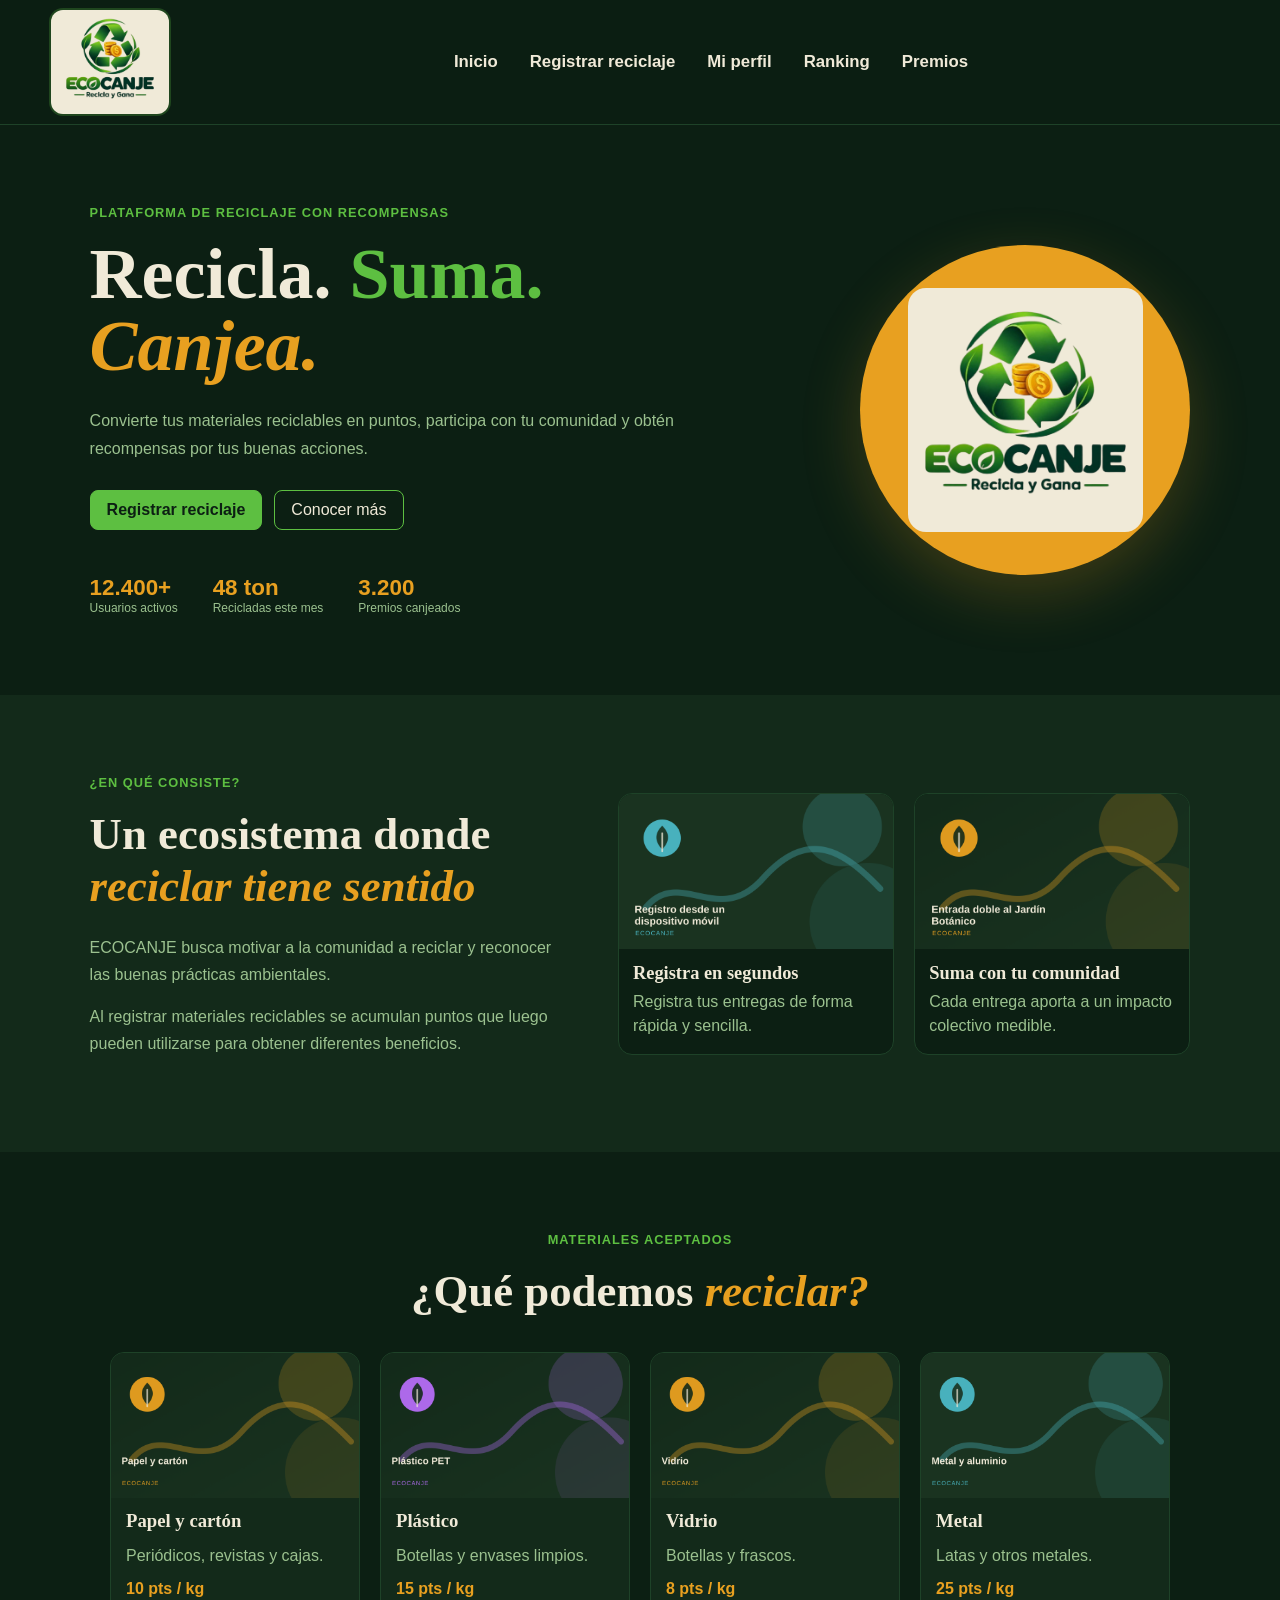
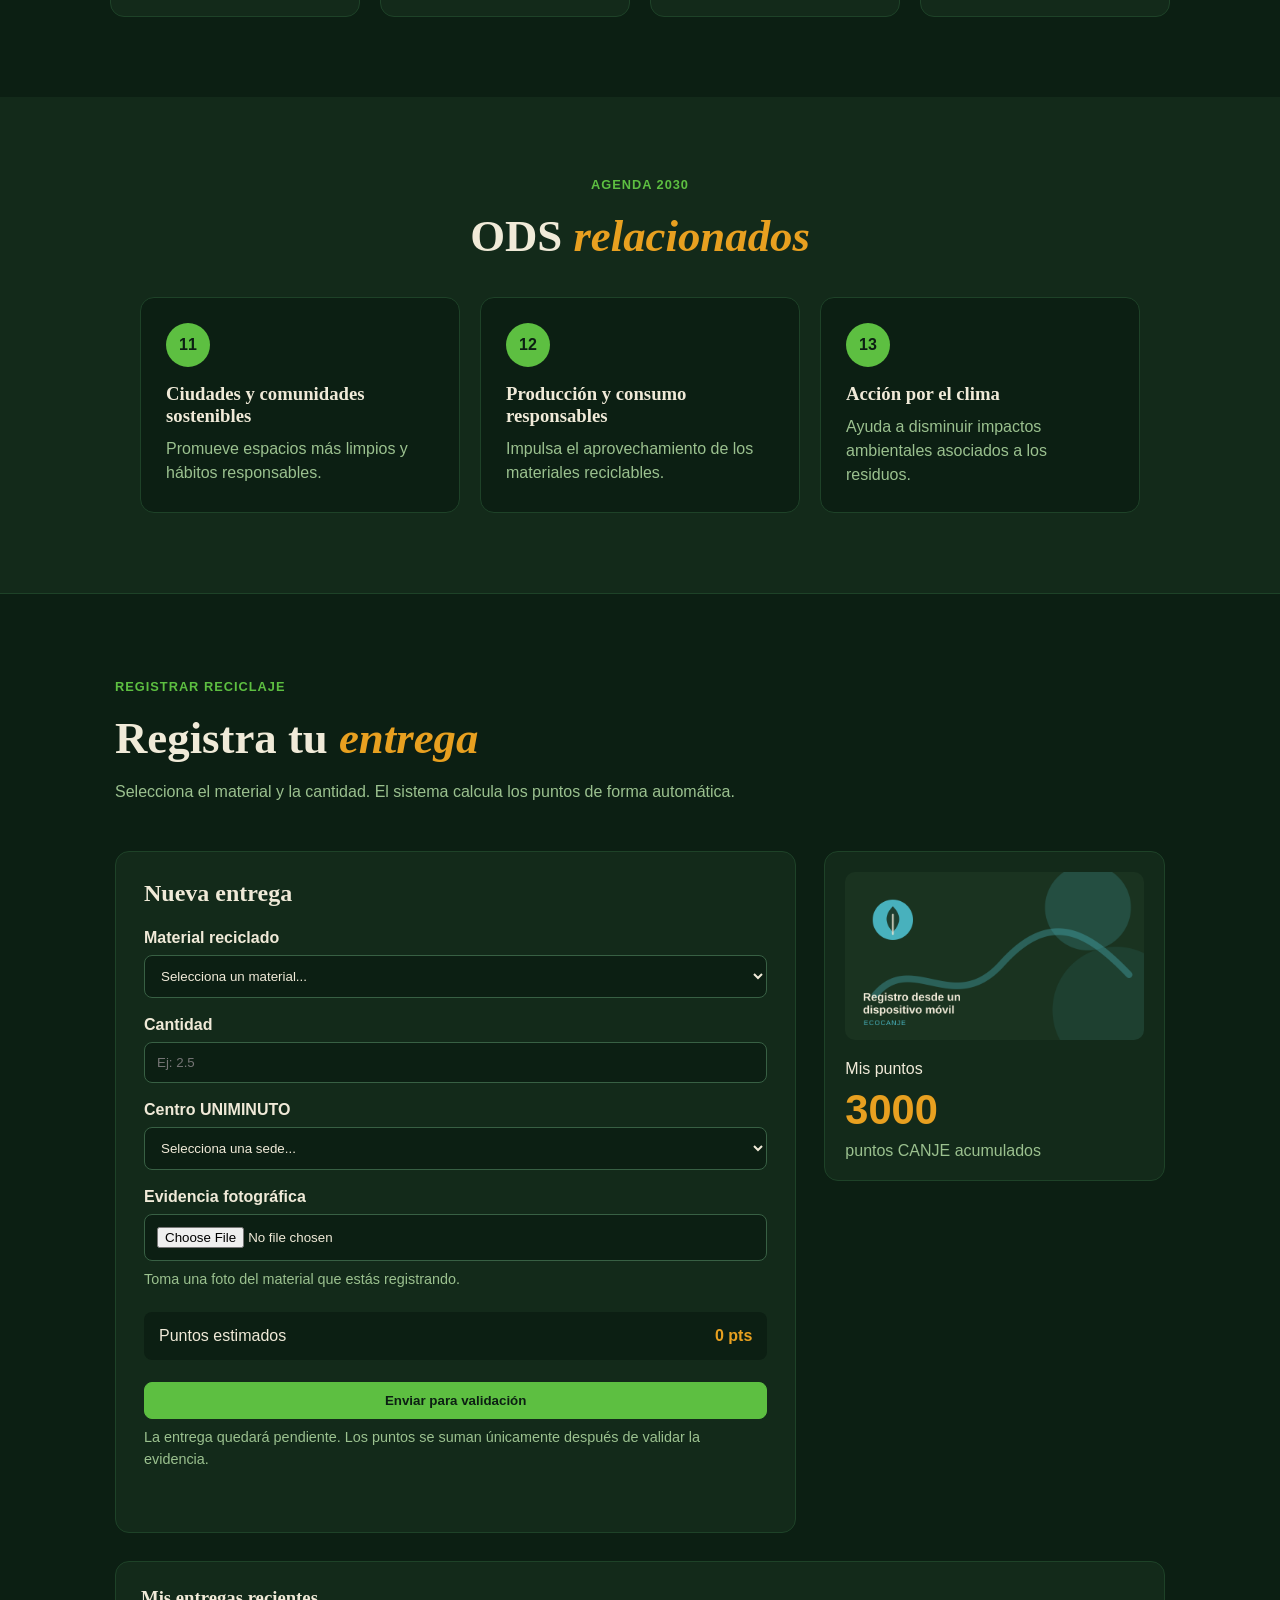
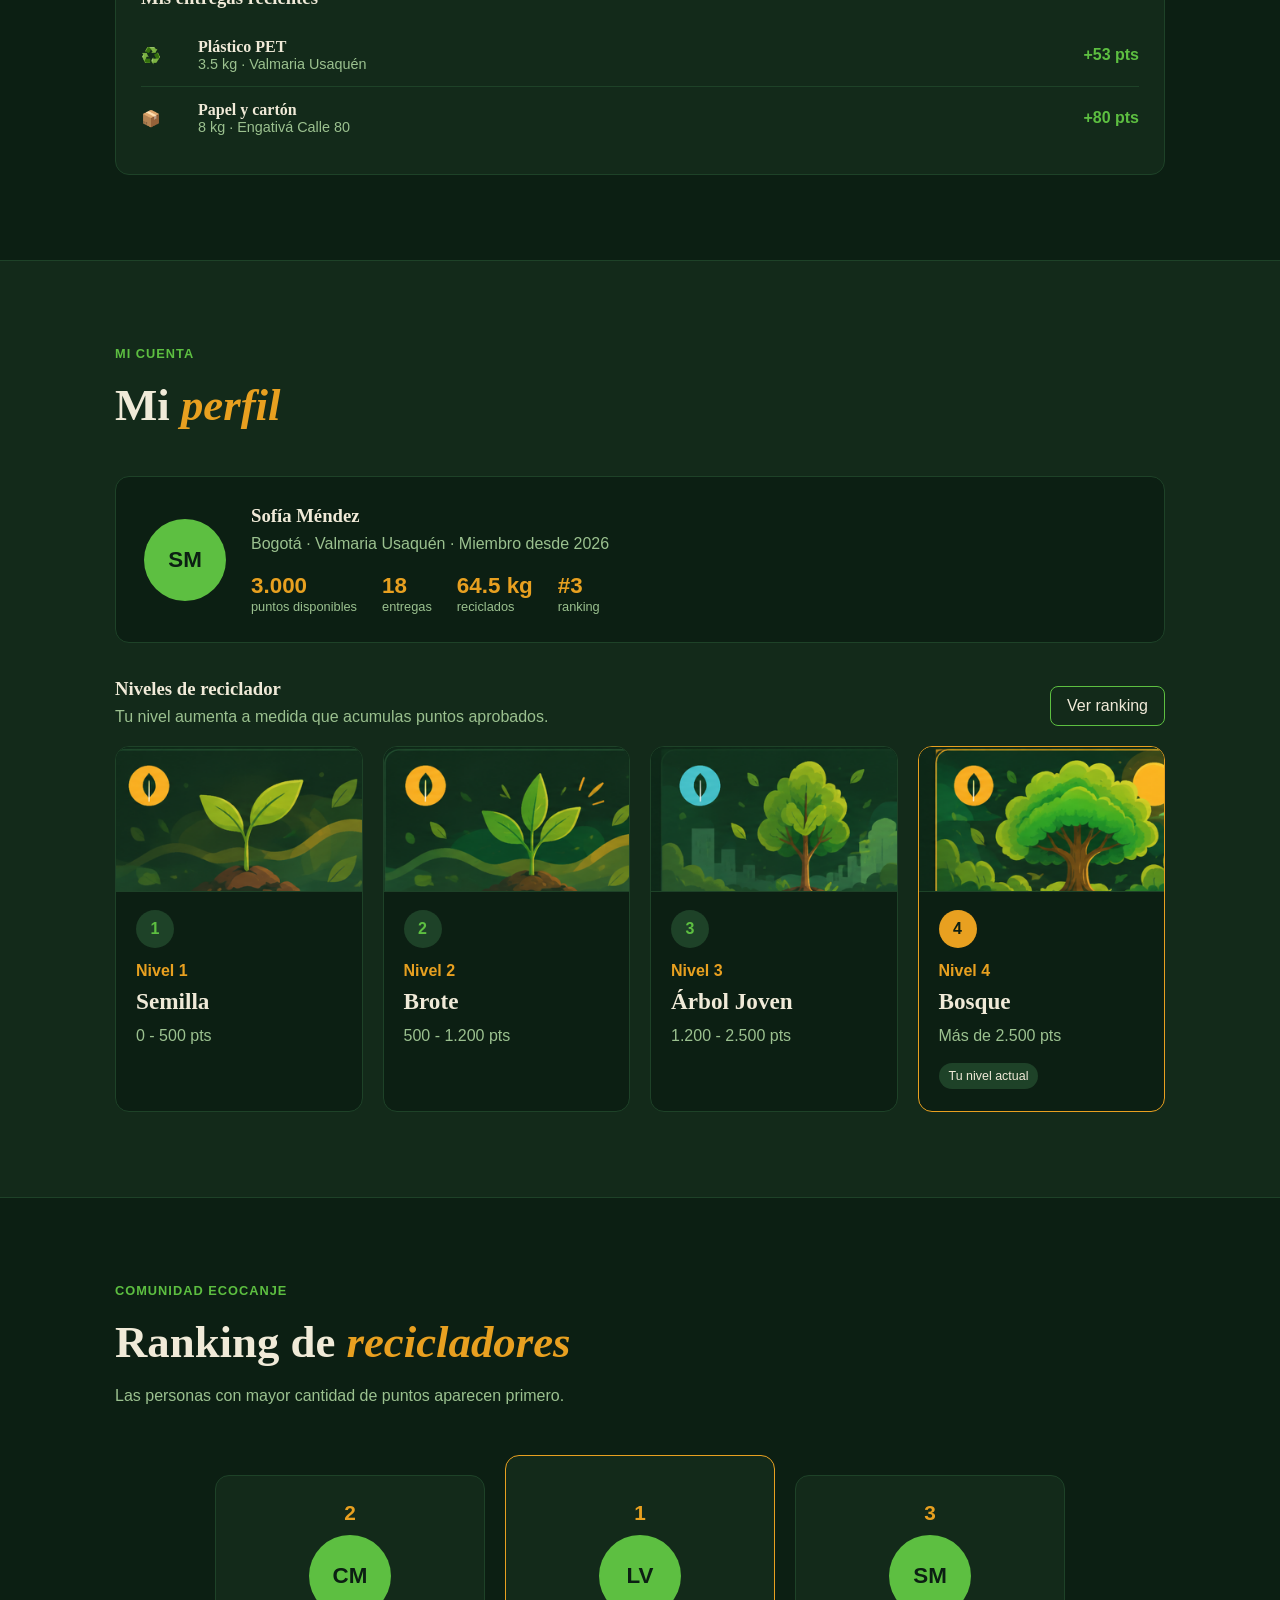
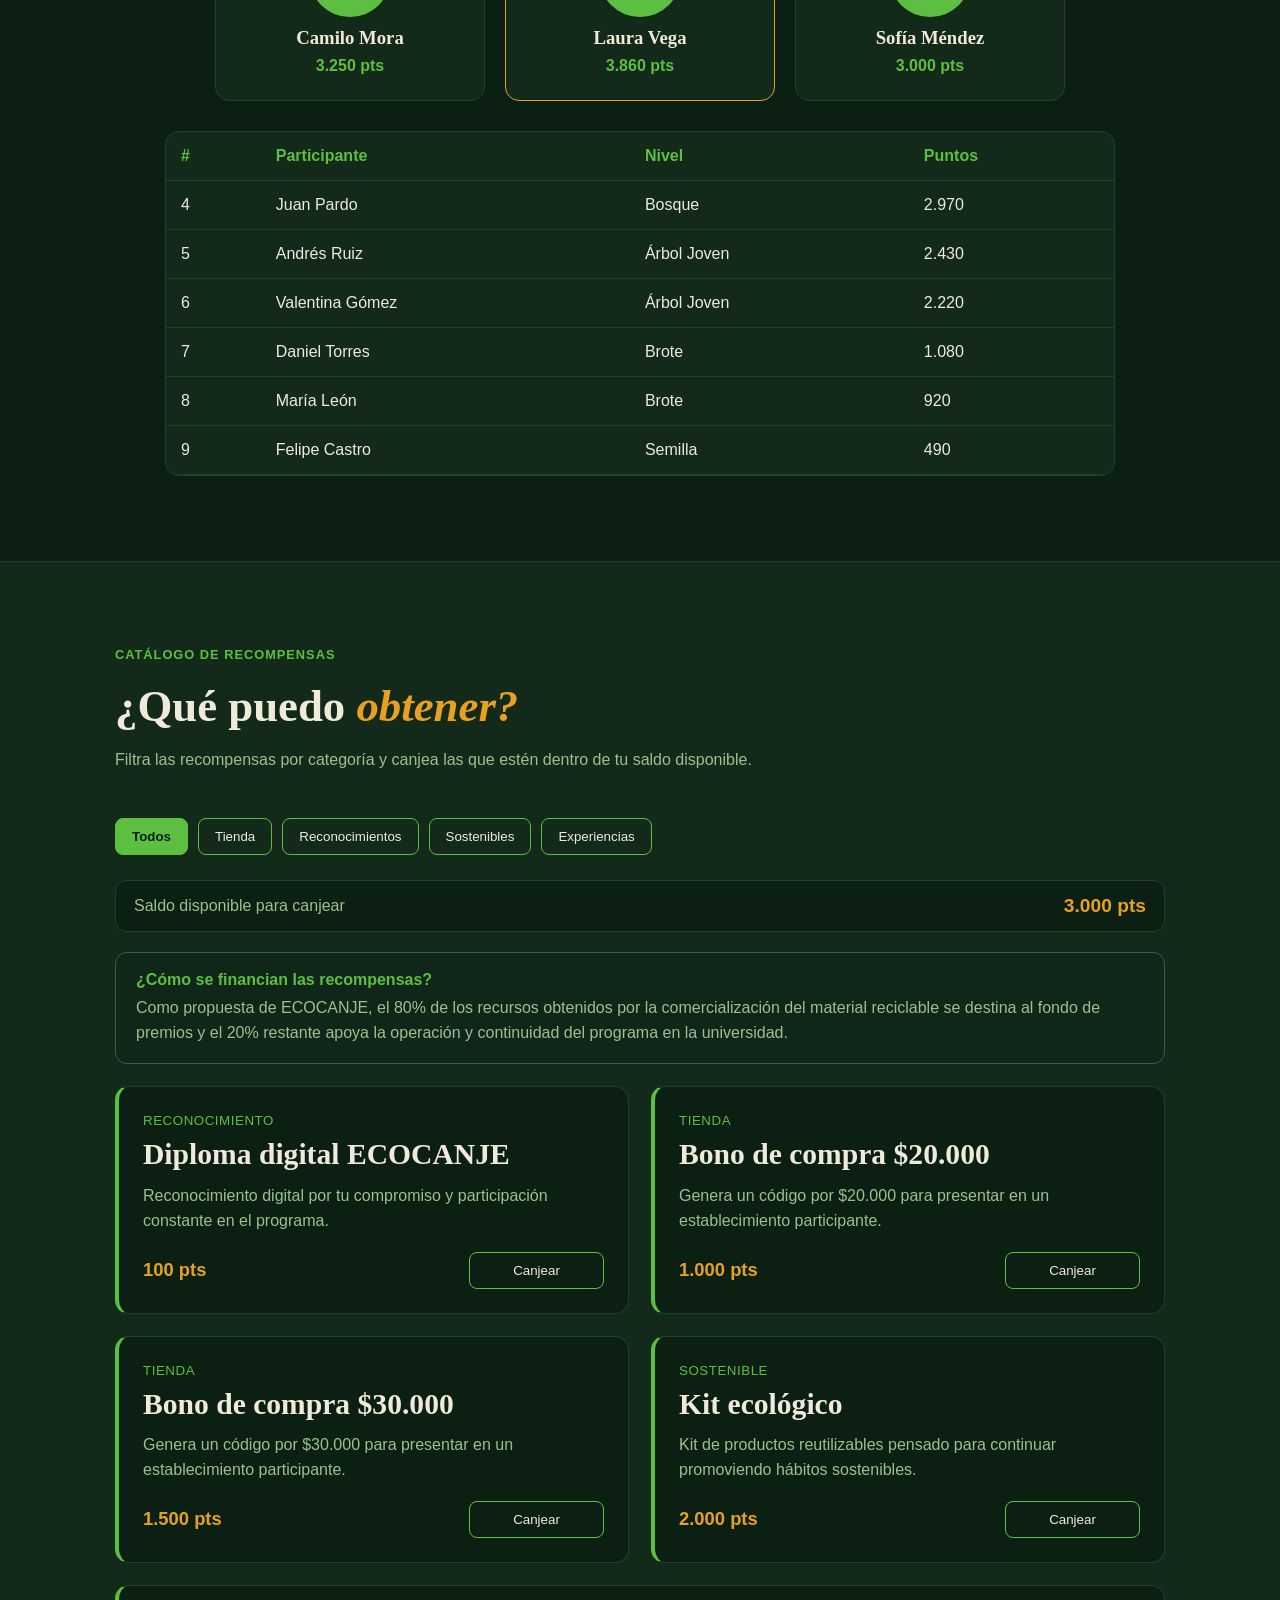
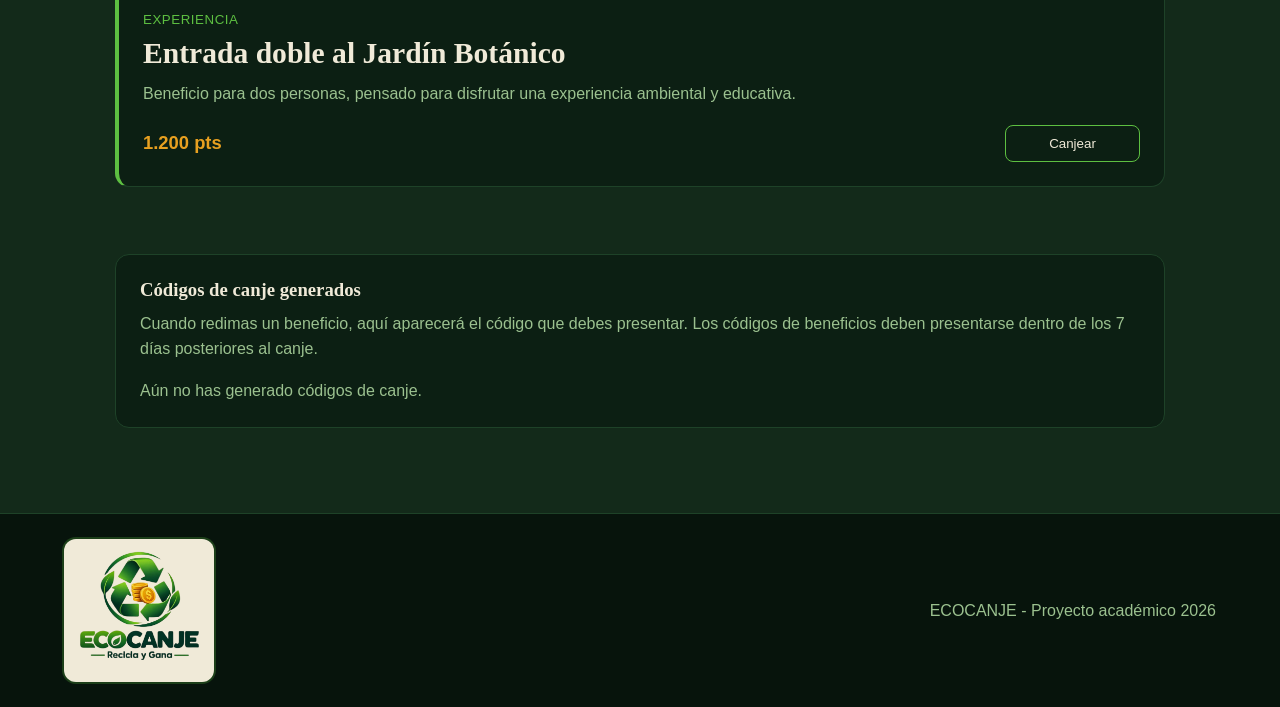
<file: index.html>
<!DOCTYPE html>
<html lang="es">
<head>
    <meta charset="UTF-8">
    <meta name="viewport" content="width=device-width, initial-scale=1.0">
    <link rel="stylesheet" href="css/style.css">
    <title>ECOCANJE - Recicla y gana</title>
</head>
<body>

<header class="header-principal">
    <div class="logo-container">
        <a href="#inicio" aria-label="Ir al inicio">
            <img src="assets/img/logo-ecocanje.png" alt="Logo ECOCANJE" class="logo">
        </a>
    </div>

    <nav class="menu" aria-label="Navegación principal">
        <ul>
            <li><a href="#inicio">Inicio</a></li>
            <li><a href="#reciclaje">Registrar reciclaje</a></li>
            <li><a href="#perfil">Mi perfil</a></li>
            <li><a href="#ranking">Ranking</a></li>
            <li><a href="#premios">Premios</a></li>
        </ul>
    </nav>

</header>

<main>

    <!-- INICIO -->
    <section class="seccion-principal inicio" id="inicio">
        <section class="hero">
            <article class="hero-content">
                <div class="hero-texto">
                    <p class="etiqueta">Plataforma de reciclaje con recompensas</p>
                    <h1>Recicla. <span>Suma.</span><br><em>Canjea.</em></h1>
                    <p>
                        Convierte tus materiales reciclables en puntos, participa con tu comunidad
                        y obtén recompensas por tus buenas acciones.
                    </p>

                    <div class="hero-botones">
                        <a href="#reciclaje" class="btn btn-verde">Registrar reciclaje</a>
                        <a href="#consiste" class="btn">Conocer más</a>
                    </div>

                    <div class="estadisticas">
                        <div><strong>12.400+</strong><span>Usuarios activos</span></div>
                        <div><strong>48 ton</strong><span>Recicladas este mes</span></div>
                        <div><strong>3.200</strong><span>Premios canjeados</span></div>
                    </div>
                </div>

                <div class="hero-logo">
                    <img src="assets/img/logo-ecocanje.png" alt="Logo de ECOCANJE">
                </div>
            </article>
        </section>

        <section class="consiste" id="consiste">
            <article class="consiste-content">
                <div class="texto-consiste">
                    <header class="titulo-seccion">
                        <p>¿En qué consiste?</p>
                        <h2>Un ecosistema donde <em>reciclar tiene sentido</em></h2>
                    </header>
                    <p>
                        ECOCANJE busca motivar a la comunidad a reciclar y reconocer
                        las buenas prácticas ambientales.
                    </p>
                    <p>
                        Al registrar materiales reciclables se acumulan puntos que luego
                        pueden utilizarse para obtener diferentes beneficios.
                    </p>
                </div>

                <div class="tarjetas-consiste">
                    <article>
                        <figure>
                            <img src="assets/img/fotos/registro.png" alt="Registro de reciclaje">
                            <figcaption>Registra en segundos</figcaption>
                        </figure>
                        <p>Registra tus entregas de forma rápida y sencilla.</p>
                    </article>

                    <article>
                        <figure>
                            <img src="assets/img/fotos/naturaleza.png" alt="Comunidad sostenible">
                            <figcaption>Suma con tu comunidad</figcaption>
                        </figure>
                        <p>Cada entrega aporta a un impacto colectivo medible.</p>
                    </article>
                </div>
            </article>
        </section>

        <section class="materiales">
            <header class="titulo-seccion titulo-centro">
                <p>Materiales aceptados</p>
                <h2>¿Qué podemos <em>reciclar?</em></h2>
            </header>

            <div class="tarjetas-materiales">
                <article>
                    <img src="assets/img/fotos/papel.png" alt="Papel y cartón">
                    <h3>Papel y cartón</h3>
                    <p>Periódicos, revistas y cajas.</p>
                    <strong>10 pts / kg</strong>
                </article>

                <article>
                    <img src="assets/img/fotos/plastico.png" alt="Plástico">
                    <h3>Plástico</h3>
                    <p>Botellas y envases limpios.</p>
                    <strong>15 pts / kg</strong>
                </article>

                <article>
                    <img src="assets/img/fotos/vidrio.png" alt="Vidrio">
                    <h3>Vidrio</h3>
                    <p>Botellas y frascos.</p>
                    <strong>8 pts / kg</strong>
                </article>

                <article>
                    <img src="assets/img/fotos/metal.png" alt="Metal">
                    <h3>Metal</h3>
                    <p>Latas y otros metales.</p>
                    <strong>25 pts / kg</strong>
                </article>
            </div>
        </section>

        <section class="ods">
            <header class="titulo-seccion titulo-centro">
                <p>Agenda 2030</p>
                <h2>ODS <em>relacionados</em></h2>
            </header>

            <div class="ods-content">
                <article>
                    <span>11</span>
                    <h3>Ciudades y comunidades sostenibles</h3>
                    <p>Promueve espacios más limpios y hábitos responsables.</p>
                </article>

                <article>
                    <span>12</span>
                    <h3>Producción y consumo responsables</h3>
                    <p>Impulsa el aprovechamiento de los materiales reciclables.</p>
                </article>

                <article>
                    <span>13</span>
                    <h3>Acción por el clima</h3>
                    <p>Ayuda a disminuir impactos ambientales asociados a los residuos.</p>
                </article>
            </div>
        </section>
    </section>

    <!-- REGISTRAR RECICLAJE -->
    <section class="seccion-principal seccion-interna" id="reciclaje">
        <header class="encabezado-seccion">
            <p class="etiqueta">Registrar reciclaje</p>
            <h2>Registra tu <em>entrega</em></h2>
            <p>Selecciona el material y la cantidad. El sistema calcula los puntos de forma automática.</p>
        </header>

        <section class="registro-layout">
            <article class="formulario-card">
                <h3>Nueva entrega</h3>

                <form id="form-reciclaje">
                    <div class="campo-formulario">
                        <label for="material">Material reciclado</label>
                        <select id="material" name="material" required>
                            <option value="">Selecciona un material...</option>
                            <option value="10">Papel y cartón - 10 pts/kg</option>
                            <option value="15">Plástico PET - 15 pts/kg</option>
                            <option value="8">Vidrio - 8 pts/kg</option>
                            <option value="25">Metal / aluminio - 25 pts/kg</option>
                            <option value="50">Electrónicos - 50 pts/pieza</option>
                            <option value="20">Ropa y textiles - 20 pts/kg</option>
                        </select>
                    </div>

                    <div class="campo-formulario">
                        <label for="cantidad">Cantidad</label>
                        <input type="number" id="cantidad" name="cantidad" min="0.1" step="0.1" placeholder="Ej: 2.5" required>
                    </div>

                    <div class="campo-formulario">
                        <label for="centro">Centro UNIMINUTO</label>
                        <select id="centro" name="centro" required>
                            <option value="">Selecciona una sede...</option>
                            <option>Engativá Calle 80</option>
                            <option>Valmaria Usaquén</option>
                            <option>Calle 170 Usaquén</option>
                            <option>San Camilo Santa Fe</option>
                            <option>San Lucas Kennedy</option>
                        </select>
                    </div>

                    <div class="campo-formulario">
                        <label for="foto-reciclaje">Evidencia fotográfica</label>
                        <input
                            type="file"
                            id="foto-reciclaje"
                            name="foto-reciclaje"
                            accept="image/*"
                            capture="environment"
                            required
                        >
                        <p class="ayuda-formulario">Toma una foto del material que estás registrando.</p>
                    </div>

                    <figure class="vista-previa" id="contenedor-vista-previa" hidden>
                        <img id="vista-previa-foto" alt="Vista previa de la evidencia de reciclaje">
                        <figcaption>Vista previa de la evidencia</figcaption>
                    </figure>

                    <div class="resultado-puntos">
                        <span>Puntos estimados</span>
                        <strong id="puntos-estimados">0 pts</strong>
                    </div>

                    <button class="btn-verde btn-formulario" type="submit">Enviar para validación</button>
                    <p class="nota-validacion">La entrega quedará pendiente. Los puntos se suman únicamente después de validar la evidencia.</p>
                    <p id="mensaje-registro" class="mensaje-registro" aria-live="polite"></p>
                </form>
            </article>

            <aside class="resumen-card">
                <img src="assets/img/fotos/registro.png" alt="Registro ECOCANJE">
                <p>Mis puntos</p>
                <strong id="total-puntos">3000</strong>
                <span>puntos CANJE acumulados</span>
            </aside>
        </section>

        <section class="historial">
            <h3>Mis entregas recientes</h3>
            <div id="lista-entregas">
                <article>
                    <span>♻️</span>
                    <div><h4>Plástico PET</h4><p>3.5 kg · Valmaria Usaquén</p></div>
                    <strong>+53 pts</strong>
                </article>

                <article>
                    <span>📦</span>
                    <div><h4>Papel y cartón</h4><p>8 kg · Engativá Calle 80</p></div>
                    <strong>+80 pts</strong>
                </article>
            </div>
        </section>
    </section>

    <!-- PERFIL -->
    <section class="seccion-principal seccion-interna fondo-alterno" id="perfil">
        <header class="encabezado-seccion">
            <p class="etiqueta">Mi cuenta</p>
            <h2>Mi <em>perfil</em></h2>
        </header>

        <section class="perfil-card">
            <div class="avatar-circulo">SM</div>
            <div class="perfil-info">
                <h3>Sofía Méndez</h3>
                <p>Bogotá · Valmaria Usaquén · Miembro desde 2026</p>

                <div class="perfil-stats">
                    <div><strong id="perfil-puntos">3000</strong><span>puntos disponibles</span></div>
                    <div><strong>18</strong><span>entregas</span></div>
                    <div><strong>64.5 kg</strong><span>reciclados</span></div>
                    <div><strong>#3</strong><span>ranking</span></div>
                </div>
            </div>
        </section>

        <section class="niveles">
            <div class="niveles-titulo">
                <div>
                    <h3>Niveles de reciclador</h3>
                    <p>Tu nivel aumenta a medida que acumulas puntos aprobados.</p>
                </div>
                <a href="#ranking" class="btn">Ver ranking</a>
            </div>

            <div class="niveles-grid">
                <article>
                    <img class="nivel-imagen" src="assets/img/niveles/semilla.png" alt="Ilustración del nivel Semilla">
                    <div class="nivel-contenido">
                        <span class="nivel-numero">1</span>
                        <b>Nivel 1</b>
                        <h4>Semilla</h4>
                        <p>0 - 500 pts</p>
                    </div>
                </article>

                <article>
                    <img class="nivel-imagen" src="assets/img/niveles/brote.png" alt="Ilustración del nivel Brote">
                    <div class="nivel-contenido">
                        <span class="nivel-numero">2</span>
                        <b>Nivel 2</b>
                        <h4>Brote</h4>
                        <p>500 - 1.200 pts</p>
                    </div>
                </article>

                <article>
                    <img class="nivel-imagen" src="assets/img/niveles/arbol-joven.png" alt="Ilustración del nivel Árbol Joven">
                    <div class="nivel-contenido">
                        <span class="nivel-numero">3</span>
                        <b>Nivel 3</b>
                        <h4>Árbol Joven</h4>
                        <p>1.200 - 2.500 pts</p>
                    </div>
                </article>

                <article class="nivel-actual">
                    <img class="nivel-imagen" src="assets/img/niveles/bosque.png" alt="Ilustración del nivel Bosque">
                    <div class="nivel-contenido">
                        <span class="nivel-numero">4</span>
                        <b>Nivel 4</b>
                        <h4>Bosque</h4>
                        <p>Más de 2.500 pts</p>
                        <span class="nivel-estado">Tu nivel actual</span>
                    </div>
                </article>
            </div>
        </section>
    </section>

    <!-- RANKING -->
    <section class="seccion-principal seccion-interna" id="ranking">
        <header class="encabezado-seccion">
            <p class="etiqueta">Comunidad ECOCANJE</p>
            <h2>Ranking de <em>recicladores</em></h2>
            <p>Las personas con mayor cantidad de puntos aparecen primero.</p>
        </header>

        <section class="podio">
            <article>
                <span class="puesto">2</span>
                <div class="avatar-circulo">CM</div>
                <h3>Camilo Mora</h3>
                <strong>3.250 pts</strong>
            </article>

            <article class="primero">
                <span class="puesto">1</span>
                <div class="avatar-circulo">LV</div>
                <h3>Laura Vega</h3>
                <strong>3.860 pts</strong>
            </article>

            <article class="fila-usuario">
                <span class="puesto">3</span>
                <div class="avatar-circulo">SM</div>
                <h3>Sofía Méndez</h3>
                <strong id="ranking-puntos-sofia">3.000 pts</strong>
            </article>
        </section>

        <section class="tabla-ranking">
            <table>
                <thead>
                    <tr>
                        <th>#</th>
                        <th>Participante</th>
                        <th>Nivel</th>
                        <th>Puntos</th>
                    </tr>
                </thead>
                <tbody>
                    <tr><td>4</td><td>Juan Pardo</td><td>Bosque</td><td>2.970</td></tr>
                    <tr><td>5</td><td>Andrés Ruiz</td><td>Árbol Joven</td><td>2.430</td></tr>
                    <tr><td>6</td><td>Valentina Gómez</td><td>Árbol Joven</td><td>2.220</td></tr>
                    <tr><td>7</td><td>Daniel Torres</td><td>Brote</td><td>1.080</td></tr>
                    <tr><td>8</td><td>María León</td><td>Brote</td><td>920</td></tr>
                    <tr><td>9</td><td>Felipe Castro</td><td>Semilla</td><td>490</td></tr>
                </tbody>
            </table>
        </section>
    </section>

    <!-- PREMIOS -->
    <section class="seccion-principal seccion-interna fondo-alterno" id="premios">
        <header class="encabezado-seccion">
            <p class="etiqueta">Catálogo de recompensas</p>
            <h2>¿Qué puedo <em>obtener?</em></h2>
            <p>Filtra las recompensas por categoría y canjea las que estén dentro de tu saldo disponible.</p>
        </header>

        <nav class="categorias-premios" aria-label="Categorías de premios">
            <button type="button" class="categoria-activa" data-categoria="todos">Todos</button>
            <button type="button" data-categoria="tienda">Tienda</button>
            <button type="button" data-categoria="reconocimiento">Reconocimientos</button>
            <button type="button" data-categoria="sostenible">Sostenibles</button>
            <button type="button" data-categoria="experiencia">Experiencias</button>
        </nav>

        <div class="saldo-premios-card">
            <span>Saldo disponible para canjear</span>
            <strong id="saldo-premios">3.000 pts</strong>
        </div>

        <aside class="modelo-recompensas">
            <strong>¿Cómo se financian las recompensas?</strong>
            <p>Como propuesta de ECOCANJE, el 80% de los recursos obtenidos por la comercialización del material reciclable se destina al fondo de premios y el 20% restante apoya la operación y continuidad del programa en la universidad.</p>
        </aside>

        <section class="contenedor-premios">
            <article class="premio-card" data-tipo="reconocimiento">
                <div class="premio-info">
                    <small>Reconocimiento</small>
                    <h3>Diploma digital ECOCANJE</h3>
                    <p>Reconocimiento digital por tu compromiso y participación constante en el programa.</p>
                    <div class="premio-pie">
                        <strong>100 pts</strong>
                        <button type="button" class="btn-canjear" data-canjear="100" data-premio="Diploma digital ECOCANJE" data-tipo="reconocimiento">Canjear</button>
                    </div>
                </div>
            </article>

            <article class="premio-card" data-tipo="tienda">
                <div class="premio-info">
                    <small>Tienda</small>
                    <h3>Bono de compra $20.000</h3>
                    <p>Genera un código por $20.000 para presentar en un establecimiento participante.</p>
                    <div class="premio-pie">
                        <strong>1.000 pts</strong>
                        <button type="button" class="btn-canjear" data-canjear="1000" data-premio="Bono de compra $20.000" data-tipo="tienda">Canjear</button>
                    </div>
                </div>
            </article>

            <article class="premio-card" data-tipo="tienda">
                <div class="premio-info">
                    <small>Tienda</small>
                    <h3>Bono de compra $30.000</h3>
                    <p>Genera un código por $30.000 para presentar en un establecimiento participante.</p>
                    <div class="premio-pie">
                        <strong>1.500 pts</strong>
                        <button type="button" class="btn-canjear" data-canjear="1500" data-premio="Bono de compra $30.000" data-tipo="tienda">Canjear</button>
                    </div>
                </div>
            </article>

            <article class="premio-card" data-tipo="sostenible">
                <div class="premio-info">
                    <small>Sostenible</small>
                    <h3>Kit ecológico</h3>
                    <p>Kit de productos reutilizables pensado para continuar promoviendo hábitos sostenibles.</p>
                    <div class="premio-pie">
                        <strong>2.000 pts</strong>
                        <button type="button" class="btn-canjear" data-canjear="2000" data-premio="Kit ecológico" data-tipo="sostenible">Canjear</button>
                    </div>
                </div>
            </article>

            <article class="premio-card" data-tipo="experiencia">
                <div class="premio-info">
                    <small>Experiencia</small>
                    <h3>Entrada doble al Jardín Botánico</h3>
                    <p>Beneficio para dos personas, pensado para disfrutar una experiencia ambiental y educativa.</p>
                    <div class="premio-pie">
                        <strong>1.200 pts</strong>
                        <button type="button" class="btn-canjear" data-canjear="1200" data-premio="Entrada doble al Jardín Botánico" data-tipo="experiencia">Canjear</button>
                    </div>
                </div>
            </article>
        </section>

        <p id="mensaje-premios" class="mensaje-premios" aria-live="polite"></p>

        <section class="canjes-realizados" id="canjes-realizados">
            <h3>Códigos de canje generados</h3>
            <p class="texto-canjes">Cuando redimas un beneficio, aquí aparecerá el código que debes presentar. Los códigos de beneficios deben presentarse dentro de los 7 días posteriores al canje.</p>
            <div id="lista-canjes">
                <p class="canje-vacio">Aún no has generado códigos de canje.</p>
            </div>
        </section>

        <section class="modal-canje oculto-modal" id="modal-canje" aria-hidden="true" aria-labelledby="titulo-modal-canje">
            <article class="modal-contenido">
                <p class="etiqueta">Confirmar canje</p>
                <h3 id="titulo-modal-canje">¿Seguro que quieres canjear esta recompensa?</h3>
                <p id="modal-premio-nombre"></p>
                <p class="modal-costo">Costo: <strong id="modal-premio-costo">0 pts</strong></p>
                <div class="modal-botones">
                    <button type="button" id="cancelar-canje">Cancelar</button>
                    <button type="button" class="btn-verde" id="confirmar-canje">Sí, canjear</button>
                </div>
            </article>
        </section>

    </section>

</main>

<footer class="footer-principal">
    <div class="footer-logo">
        <img src="assets/img/logo-ecocanje.png" alt="Logo ECOCANJE">
    </div>
    <p>ECOCANJE - Proyecto académico 2026</p>
</footer>

<script type="module" src="js/main.js"></script>
</body>
</html>
</file>
<file: css/style.css>
/* PALETA DE COLORES ECOCANJE
#0c1f13  Verde oscuro principal
#132a1a  Verde oscuro secundario
#1e4228  Verde para bordes
#5dbf41  Verde principal
#e8a020  Naranja
#f0ead8  Crema
#9bc18f  Verde claro para texto secundario
#ffffff  Blanco
*/

/* TIPOGRAFIAS
Titulos: Georgia
Texto general: Arial
*/

*{
    margin: 0;
    padding: 0;
    box-sizing: border-box;
}

html{
    scroll-behavior: smooth;
    background-color: #0c1f13;
}

body{
    min-height: 100vh;
    font-family: Arial, sans-serif;
    background-color: #0c1f13;
    color: #f0ead8;
}

h1, h2, h3, h4, figcaption{
    font-family: Georgia, serif;
}

img{
    max-width: 100%;
    display: block;
}

a{
    color: inherit;
    text-decoration: none;
}

button, input, select{
    font-family: Arial, sans-serif;
}

button,
.btn{
    display: inline-block;
    padding: 10px 16px;
    border: 1px solid #5dbf41;
    border-radius: 8px;
    background-color: transparent;
    color: #f0ead8;
    cursor: pointer;
}

button:hover,
.btn:hover{
    background-color: #1e4228;
}

.btn-verde{
    background-color: #5dbf41;
    color: #0c1f13;
    font-weight: bold;
}

.btn-verde:hover{
    background-color: #f0ead8;
}

.seccion-principal,
#consiste{
    scroll-margin-top: 105px;
}

/* HEADER */
.header-principal{
    width: 100%;
    min-height: 74px;
    padding: 10px 4%;
    display: flex;
    align-items: center;
    justify-content: space-between;
    gap: 24px;
    background-color: rgba(12, 31, 19, 0.96);
    border-bottom: 1px solid #1e4228;
    position: sticky;
    top: 0;
    z-index: 20;
}

.logo-container,
.footer-logo{
    background-color: #f0ead8;
    border-radius: 12px;
    padding: 6px 12px;
    box-shadow: 0 0 0 2px rgba(93, 191, 65, 0.25);
}

.logo-container{
    width: 118px;
    padding: 4px 8px;
}

.logo{
    width: 92px;
    margin: auto;
}

.menu{
    flex: 1;
}

.menu ul{
    list-style: none;
    display: flex;
    justify-content: center;
    gap: 28px;
    flex-wrap: wrap;
}

.menu a{
    color: #f0ead8;
    font-size: 1.05rem;
    font-weight: bold;
    padding: 8px 2px;
}

.menu a:hover{
    color: #5dbf41;
    border-bottom: 2px solid #5dbf41;
}


/* INICIO */
.hero{
    padding: 80px 7%;
}

.hero-content{
    max-width: 1150px;
    margin: auto;
    display: flex;
    align-items: center;
    justify-content: space-between;
    gap: 60px;
}

.hero-texto{
    width: 60%;
}

.etiqueta,
.titulo-seccion > p{
    color: #5dbf41;
    text-transform: uppercase;
    letter-spacing: 1px;
    margin-bottom: 18px;
    font-size: 0.8rem;
    font-weight: bold;
}

.hero-texto h1{
    font-size: 4.5rem;
    line-height: 1;
    margin-bottom: 25px;
}

.hero-texto h1 span{
    color: #5dbf41;
}

.hero-texto h1 em,
.encabezado-seccion h2 em,
.titulo-seccion em{
    color: #e8a020;
}

.hero-texto > p:not(.etiqueta),
.encabezado-seccion > p:last-child{
    line-height: 1.7;
    color: #9bc18f;
    max-width: 650px;
}

.hero-logo{
    width: 330px;
    height: 330px;
    border-radius: 50%;
    background-color: #e8a020;
    display: flex;
    align-items: center;
    justify-content: center;
    box-shadow: 0 20px 60px rgba(232, 160, 32, 0.22);
}

.hero-logo img{
    width: 235px;
    background-color: #f0ead8;
    padding: 12px;
    border-radius: 18px;
}

.hero-botones{
    margin-top: 28px;
    display: flex;
    gap: 12px;
    flex-wrap: wrap;
}

.estadisticas{
    margin-top: 45px;
    display: flex;
    gap: 35px;
    flex-wrap: wrap;
}

.estadisticas div{
    display: flex;
    flex-direction: column;
}

.estadisticas strong{
    color: #e8a020;
    font-size: 1.4rem;
}

.estadisticas span{
    color: #9bc18f;
    font-size: 0.75rem;
}

/* TITULOS DE SECCION */
.titulo-seccion h2,
.encabezado-seccion h2{
    font-size: 2.8rem;
    margin: 8px 0 22px;
}

.titulo-centro{
    text-align: center;
}

/* EN QUE CONSISTE */
.consiste{
    padding: 80px 7%;
    background-color: #132a1a;
}

.consiste-content{
    max-width: 1150px;
    margin: auto;
    display: flex;
    gap: 60px;
    align-items: center;
}

.texto-consiste{
    width: 45%;
}

.texto-consiste > p{
    color: #9bc18f;
    line-height: 1.7;
    margin-bottom: 15px;
}

.tarjetas-consiste{
    width: 55%;
    display: flex;
    gap: 20px;
}

.tarjetas-consiste article,
.tarjetas-materiales article,
.ods-content article,
.formulario-card,
.resumen-card,
.historial,
.perfil-card,
.niveles-grid article,
.podio article,
.tabla-ranking,
.premio-card{
    background-color: #132a1a;
    border: 1px solid #1e4228;
    border-radius: 14px;
}

.tarjetas-consiste article{
    flex: 1;
    overflow: hidden;
    background-color: #0c1f13;
}

.tarjetas-consiste img{
    width: 100%;
    height: 155px;
    object-fit: cover;
}

.tarjetas-consiste figcaption{
    font-weight: bold;
    font-size: 1.15rem;
    padding: 14px 14px 6px;
}

.tarjetas-consiste article > p{
    color: #9bc18f;
    line-height: 1.5;
    padding: 0 14px 16px;
}

/* MATERIALES Y ODS */
.materiales,
.ods{
    padding: 80px 7%;
}

.tarjetas-materiales{
    max-width: 1150px;
    margin: 35px auto 0;
    display: flex;
    justify-content: center;
    gap: 20px;
    flex-wrap: wrap;
}

.tarjetas-materiales article{
    width: 250px;
    overflow: hidden;
    padding-bottom: 18px;
}

.tarjetas-materiales img{
    width: 100%;
    height: 145px;
    object-fit: cover;
}

.tarjetas-materiales h3,
.tarjetas-materiales p,
.tarjetas-materiales strong{
    margin: 12px 15px 0;
}

.tarjetas-materiales p,
.ods-content p{
    color: #9bc18f;
    line-height: 1.5;
}

.tarjetas-materiales strong{
    display: block;
    color: #e8a020;
}

.ods{
    background-color: #132a1a;
}

.ods-content{
    max-width: 1000px;
    margin: 35px auto 0;
    display: flex;
    gap: 20px;
}

.ods-content article{
    flex: 1;
    padding: 25px;
    background-color: #0c1f13;
}

.ods-content span{
    display: inline-flex;
    width: 44px;
    height: 44px;
    align-items: center;
    justify-content: center;
    border-radius: 50%;
    background-color: #5dbf41;
    color: #0c1f13;
    font-weight: bold;
}

.ods-content h3{
    margin: 16px 0 10px;
}

/* SECCIONES PRINCIPALES DE LA SPA */
.seccion-interna{
    min-height: 70vh;
    padding: 85px 7%;
    border-top: 1px solid #1e4228;
}

.fondo-alterno{
    background-color: #132a1a;
}

.encabezado-seccion{
    max-width: 1050px;
    margin: 0 auto 45px;
}

.encabezado-seccion > p:last-child{
    margin-top: -8px;
}

/* REGISTRO */
.registro-layout{
    max-width: 1050px;
    margin: auto;
    display: grid;
    grid-template-columns: 2fr 1fr;
    gap: 28px;
}

.formulario-card{
    padding: 28px;
}

.formulario-card h3{
    margin-bottom: 22px;
    font-size: 1.5rem;
}

.campo-formulario{
    margin-bottom: 18px;
}

.campo-formulario label{
    display: block;
    margin-bottom: 8px;
    font-weight: bold;
}

.campo-formulario input,
.campo-formulario select{
    width: 100%;
    padding: 12px;
    border: 1px solid #386044;
    border-radius: 8px;
    background-color: #0c1f13;
    color: #f0ead8;
}

.ayuda-formulario,
.nota-validacion{
    margin-top: 8px;
    color: #9bc18f;
    font-size: 0.9rem;
    line-height: 1.5;
}

.vista-previa{
    margin: 18px 0;
    padding: 12px;
    border: 1px solid #386044;
    border-radius: 10px;
    background-color: #0c1f13;
}

.vista-previa img{
    width: 100%;
    max-height: 280px;
    object-fit: cover;
    border-radius: 8px;
}

.vista-previa figcaption{
    margin-top: 9px;
    color: #9bc18f;
    font-family: Arial, sans-serif;
    font-size: 0.9rem;
}

.estado-pendiente{
    display: inline-block;
    margin-top: 6px;
    padding: 4px 9px;
    border-radius: 999px;
    border: 1px solid #e8a020;
    color: #e8a020;
    font-size: 0.82rem;
    font-weight: bold;
}

.entrega-pendiente{
    align-items: start !important;
}

.entrega-pendiente img{
    width: 64px;
    height: 64px;
    border-radius: 9px;
    object-fit: cover;
}

.puntos-pendientes{
    color: #e8a020;
    text-align: right;
}

.puntos-pendientes small{
    display: block;
    color: #9bc18f;
    font-weight: normal;
    margin-top: 4px;
}

.resultado-puntos{
    margin: 22px 0;
    padding: 15px;
    display: flex;
    justify-content: space-between;
    background-color: #0c1f13;
    border-radius: 8px;
}

.resultado-puntos strong{
    color: #e8a020;
}

.btn-formulario{
    width: 100%;
}

.mensaje-registro{
    min-height: 22px;
    margin-top: 12px;
    color: #5dbf41;
}

.resumen-card{
    padding: 20px;
    align-self: start;
}

.resumen-card img{
    width: 100%;
    border-radius: 10px;
    margin-bottom: 20px;
}

.resumen-card > strong{
    display: block;
    margin: 8px 0;
    color: #e8a020;
    font-size: 2.6rem;
}

.resumen-card span{
    color: #9bc18f;
}

.historial{
    max-width: 1050px;
    margin: 28px auto 0;
    padding: 25px;
}

.historial h3{
    margin-bottom: 15px;
}

.historial article{
    display: grid;
    grid-template-columns: 45px 1fr auto;
    gap: 12px;
    align-items: center;
    padding: 14px 0;
    border-bottom: 1px solid #1e4228;
}

.historial article:last-child{
    border-bottom: 0;
}

.historial article strong{
    color: #5dbf41;
}

.historial p{
    color: #9bc18f;
    font-size: 0.9rem;
}

/* PERFIL */
.perfil-card{
    max-width: 1050px;
    margin: auto;
    padding: 28px;
    display: flex;
    gap: 25px;
    align-items: center;
    background-color: #0c1f13;
}

.avatar-circulo{
    width: 82px;
    height: 82px;
    min-width: 82px;
    border-radius: 50%;
    display: flex;
    align-items: center;
    justify-content: center;
    background-color: #5dbf41;
    color: #0c1f13;
    font-weight: bold;
    font-size: 1.4rem;
}

.perfil-info{
    flex: 1;
}

.perfil-info > p{
    color: #9bc18f;
    margin: 8px 0 20px;
}

.perfil-stats{
    display: flex;
    gap: 25px;
    flex-wrap: wrap;
}

.perfil-stats div{
    display: flex;
    flex-direction: column;
}

.perfil-stats strong{
    color: #e8a020;
    font-size: 1.4rem;
}

.perfil-stats span{
    color: #9bc18f;
    font-size: 0.8rem;
}

.niveles{
    max-width: 1050px;
    margin: 35px auto 0;
}

.niveles-titulo{
    display: flex;
    justify-content: space-between;
    align-items: end;
    gap: 20px;
}

.niveles-titulo p{
    color: #9bc18f;
    margin-top: 8px;
}

.niveles-grid{
    margin-top: 20px;
    display: flex;
    gap: 20px;
}

.niveles-grid article{
    flex: 1;
    min-height: 330px;
    padding: 0;
    overflow: hidden;
    background-color: #0c1f13;
    position: relative;
}

.nivel-imagen{
    width: 100%;
    height: 145px;
    object-fit: cover;
    border-bottom: 1px solid #1e4228;
}

.nivel-contenido{
    padding: 18px 20px 22px;
}

.nivel-numero{
    width: 38px;
    height: 38px;
    display: flex;
    align-items: center;
    justify-content: center;
    border-radius: 50%;
    background-color: #1e4228;
    color: #5dbf41;
    font-weight: bold;
    font-size: 1rem;
    margin-bottom: 14px;
}

.niveles-grid h4{
    margin: 8px 0;
    font-size: 1.45rem;
}

.niveles-grid b{
    color: #e8a020;
}

.niveles-grid p{
    color: #9bc18f;
    margin-top: 12px;
}

.niveles-grid .nivel-actual{
    border-color: #e8a020;
}

.niveles-grid .nivel-actual .nivel-numero{
    background-color: #e8a020;
    color: #0c1f13;
}

.nivel-estado{
    display: inline-block;
    margin-top: 18px;
    padding: 6px 10px;
    border-radius: 999px;
    background-color: #1e4228;
    color: #f0ead8;
    font-size: 0.78rem;
}

/* RANKING */
.podio{
    max-width: 850px;
    margin: auto;
    display: flex;
    gap: 20px;
    align-items: flex-end;
}

.podio article{
    flex: 1;
    padding: 25px 15px;
    text-align: center;
}

.podio .primero{
    padding-top: 45px;
    border-color: #e8a020;
}

.podio .avatar-circulo{
    margin: 10px auto;
}

.puesto{
    color: #e8a020;
    font-weight: bold;
    font-size: 1.3rem;
}

.podio strong{
    display: block;
    margin-top: 8px;
    color: #5dbf41;
}

.tabla-ranking{
    max-width: 950px;
    margin: 30px auto 0;
    overflow-x: auto;
}

.tabla-ranking table{
    width: 100%;
    border-collapse: collapse;
}

.tabla-ranking th,
.tabla-ranking td{
    padding: 15px;
    text-align: left;
    border-bottom: 1px solid #1e4228;
}

.tabla-ranking th{
    color: #5dbf41;
}

.fila-usuario{
    background-color: rgba(93, 191, 65, 0.08);
}

.fila-usuario td{
    color: #f0ead8;
    font-weight: bold;
}

/* PREMIOS */
.categorias-premios{
    max-width: 1050px;
    margin: 0 auto 25px;
    display: flex;
    gap: 10px;
    flex-wrap: wrap;
}

.categorias-premios button.categoria-activa{
    background-color: #5dbf41;
    color: #0c1f13;
    font-weight: bold;
}

.saldo-premios-card{
    max-width: 1050px;
    margin: 0 auto 20px;
    padding: 14px 18px;
    display: flex;
    align-items: center;
    justify-content: space-between;
    gap: 16px;
    border: 1px solid #1e4228;
    border-radius: 12px;
    background-color: #0c1f13;
}

.saldo-premios-card span{
    color: #9bc18f;
}

.saldo-premios-card strong{
    color: #e8a020;
    font-size: 1.2rem;
}

.modelo-recompensas{
    max-width: 1050px;
    margin: 0 auto 22px;
    padding: 18px 20px;
    border: 1px solid #386044;
    border-radius: 12px;
    background-color: #102619;
}

.modelo-recompensas strong{
    display: block;
    margin-bottom: 7px;
    color: #5dbf41;
}

.modelo-recompensas p{
    color: #9bc18f;
    line-height: 1.55;
}

.contenedor-premios{
    max-width: 1050px;
    margin: auto;
    display: grid;
    grid-template-columns: repeat(2, 1fr);
    gap: 22px;
}

.premio-card{
    overflow: hidden;
    padding: 24px;
    background-color: #0c1f13;
    border-left: 4px solid #5dbf41;
}

.premio-card.oculto{
    display: none;
}

.contenedor-premios > .premio-card:last-child{
    grid-column: 1 / -1;
}


.premio-info{
    width: 100%;
    padding: 0;
}

.premio-card small{
    color: #5dbf41;
    text-transform: uppercase;
    letter-spacing: 0.04em;
}

.premio-card h3{
    margin: 10px 0 12px;
    font-size: 1.85rem;
    line-height: 1.05;
}

.premio-card p{
    color: #9bc18f;
    line-height: 1.6;
    margin-bottom: 14px;
}

.premio-card strong{
    display: block;
    color: #e8a020;
    font-size: 1.15rem;
}

.premio-pie{
    margin-top: 18px;
    display: flex;
    align-items: center;
    justify-content: space-between;
    gap: 18px;
}

.btn-canjear{
    min-width: 135px;
}

.btn-canjear:disabled{
    opacity: 0.65;
    cursor: not-allowed;
    border-color: #386044;
    color: #9bc18f;
}

.mensaje-premios{
    max-width: 1050px;
    min-height: 24px;
    margin: 18px auto 0;
    color: #5dbf41;
    font-weight: bold;
}

.canjes-realizados{
    max-width: 1050px;
    margin: 25px auto 0;
    padding: 24px;
    background-color: #0c1f13;
    border: 1px solid #1e4228;
    border-radius: 14px;
}

.canjes-realizados h3{
    margin-bottom: 10px;
}

.texto-canjes,
.canje-vacio,
.canje-detalle p{
    color: #9bc18f;
    line-height: 1.6;
}

#lista-canjes{
    display: grid;
    gap: 14px;
    margin-top: 16px;
}

.canje-item{
    display: grid;
    grid-template-columns: 1fr auto;
    gap: 16px;
    padding: 16px;
    border-radius: 12px;
    border: 1px solid #1e4228;
    background-color: #132a1a;
}

.canje-item strong{
    display: block;
    color: #f0ead8;
    font-size: 1.05rem;
    margin-bottom: 6px;
}

.codigo-canje{
    align-self: center;
    padding: 12px 16px;
    border-radius: 10px;
    background-color: #0c1f13;
    border: 1px dashed #5dbf41;
    color: #5dbf41;
    font-weight: bold;
    letter-spacing: 0.05em;
}


/* CONFIRMACION DE CANJE */
.modal-canje{
    position: fixed;
    inset: 0;
    z-index: 50;
    display: flex;
    align-items: center;
    justify-content: center;
    padding: 20px;
    background-color: rgba(0, 0, 0, 0.72);
}

.oculto-modal{
    display: none;
}

.modal-contenido{
    width: min(470px, 100%);
    padding: 30px;
    border: 1px solid #1e4228;
    border-radius: 16px;
    background-color: #0c1f13;
    box-shadow: 0 18px 50px rgba(0, 0, 0, 0.35);
}

.modal-contenido h3{
    margin: 10px 0 14px;
    font-size: 1.8rem;
}

#modal-premio-nombre{
    color: #9bc18f;
    line-height: 1.5;
}

.modal-costo{
    margin-top: 16px;
}

.modal-costo strong{
    color: #e8a020;
}

.modal-botones{
    margin-top: 24px;
    display: flex;
    justify-content: flex-end;
    gap: 12px;
}

/* FOOTER */
.footer-principal{
    padding: 25px 5%;
    display: flex;
    align-items: center;
    justify-content: space-between;
    gap: 20px;
    border-top: 1px solid #1e4228;
    background-color: #07140c;
}

.footer-logo{
    width: 150px;
}

.footer-logo img{
    width: 125px;
    margin: auto;
}

.footer-principal p{
    color: #9bc18f;
}

/* RESPONSIVE */
@media(max-width: 900px){
   .header-principal{
        flex-direction: column;
        position: static;
    }


    .hero-content,
    .consiste-content{
        flex-direction: column;
    }

    .hero-texto,
    .texto-consiste,
    .tarjetas-consiste{
        width: 100%;
    }

    .hero-texto h1,
    .encabezado-seccion h2{
        font-size: 3rem;
    }

    .ods-content,
    .niveles-grid,
    .podio{
        flex-direction: column;
    }

    .registro-layout,
    .contenedor-premios{
        grid-template-columns: 1fr;
    }

    .premio-pie,
    .modal-botones{
        align-items: stretch;
        flex-direction: column;
    }

    .btn-canjear{
        width: 100%;
    }

    .canje-item{
        grid-template-columns: 1fr;
    }
}

@media(max-width: 600px){
    .menu ul{
        gap: 10px;
    }

    .menu a{
        font-size: 0.78rem;
    }

    .hero,
    .consiste,
    .materiales,
    .ods,
    .seccion-interna{
        padding-left: 5%;
        padding-right: 5%;
    }

    .hero-logo{
        width: 250px;
        height: 250px;
    }

    .tarjetas-consiste,
    .estadisticas,
    .perfil-card{
        flex-direction: column;
    }

    .tarjetas-consiste article{
        width: 100%;
    }

    .perfil-card{
        align-items: flex-start;
    }
}

/* AJUSTES FINALES PARA PANTALLAS PEQUEÑAS */
@media (max-width: 600px){
    .saldo-premios-card{
        align-items: flex-start;
        flex-direction: column;
    }

   .premio-imagen{
        width: 100%;
        height: 150px;
    }
}
</file>
